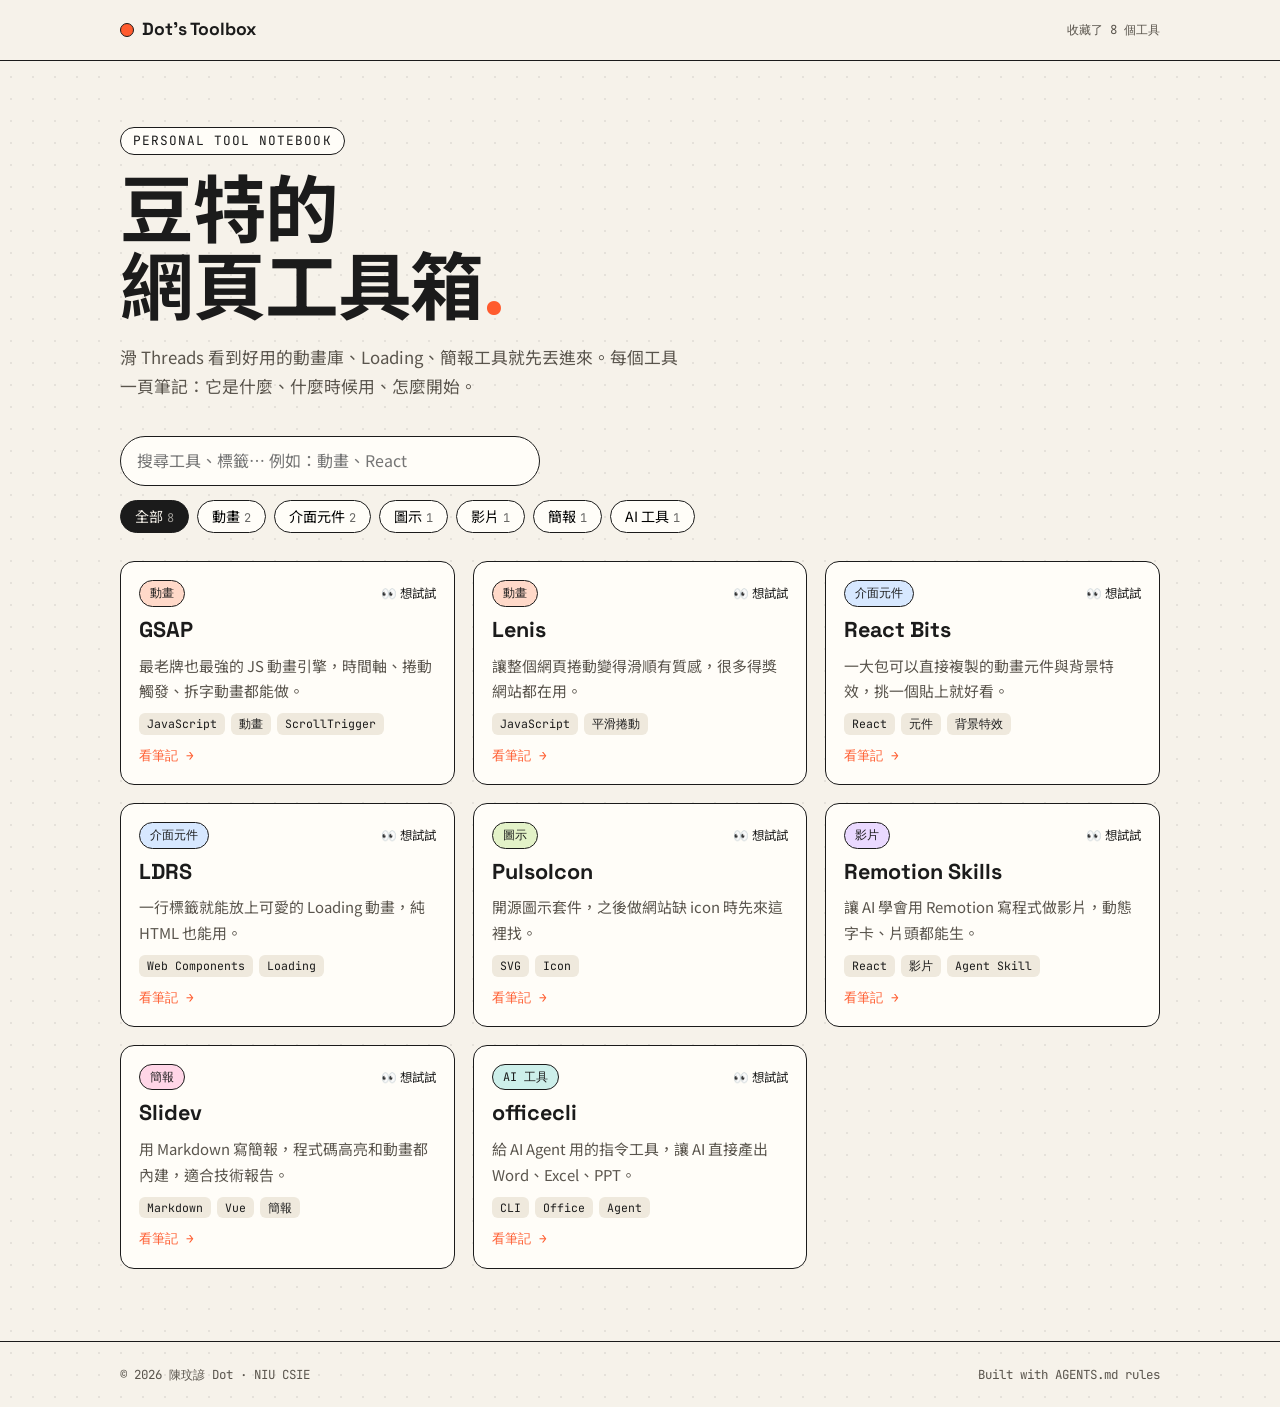
<file: index.html>
<!DOCTYPE html>
<html lang="zh-Hant">
<head>
  <meta charset="UTF-8">
  <meta name="viewport" content="width=device-width, initial-scale=1.0">
  <title>Dot's Toolbox｜豆特的網頁工具箱</title>
  <meta name="description" content="豆特收藏的網頁、動畫、影片與 AI 工具筆記。">
  <link rel="preconnect" href="https://fonts.googleapis.com">
  <link rel="preconnect" href="https://fonts.gstatic.com" crossorigin>
  <link href="https://fonts.googleapis.com/css2?family=JetBrains+Mono:wght@400;600&family=Noto+Sans+TC:wght@400;500;700&family=Space+Grotesk:wght@500;700&display=swap" rel="stylesheet">
  <link rel="stylesheet" href="assets/style.css">
</head>
<body>
  <header class="site-header">
    <div class="wrap">
      <a class="logo" href="./"><span class="logo-dot"></span>Dot's Toolbox</a>
      <span class="header-note">收藏了 <span id="total">0</span> 個工具</span>
    </div>
  </header>

  <main class="wrap">
    <section class="hero">
      <span class="hero-kicker">PERSONAL TOOL NOTEBOOK</span>
      <h1>豆特的<br>網頁工具箱<span class="accent">.</span></h1>
      <p>滑 Threads 看到好用的動畫庫、Loading、簡報工具就先丟進來。每個工具一頁筆記：它是什麼、什麼時候用、怎麼開始。</p>
    </section>

    <section class="toolbar">
      <input id="search" class="search" type="search" placeholder="搜尋工具、標籤⋯ 例如：動畫、React" aria-label="搜尋工具">
      <div id="chips" class="chips"></div>
    </section>

    <section id="grid" class="grid" aria-live="polite"></section>
  </main>

  <footer class="site-footer">
    <div class="wrap">
      <span>© 2026 陳玟諺 Dot · NIU CSIE</span>
      <span>Built with AGENTS.md rules</span>
    </div>
  </footer>

  <script src="assets/main.js"></script>
</body>
</html>
</file>
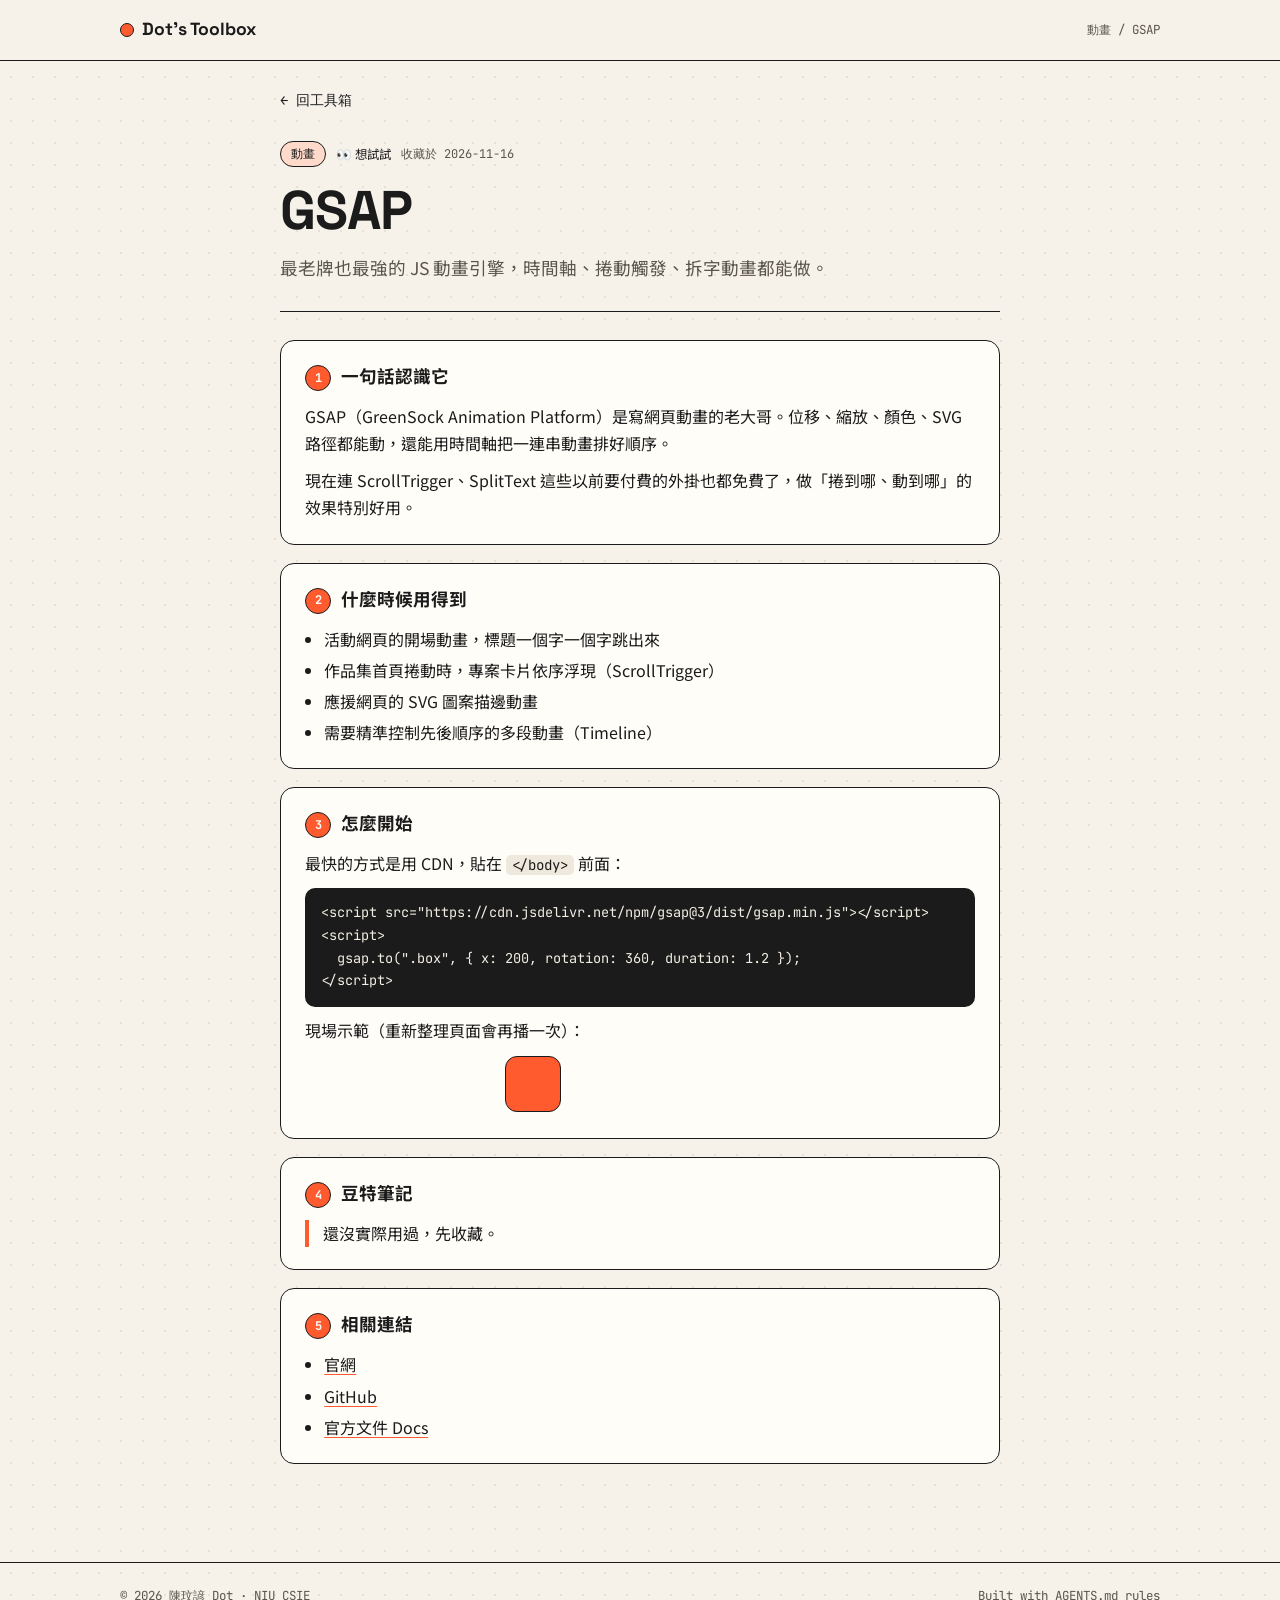
<file: resources/gsap.html>
<!DOCTYPE html>
<html lang="zh-Hant">
<head>
  <meta charset="UTF-8">
  <meta name="viewport" content="width=device-width, initial-scale=1.0">
  <title>GSAP｜Dot's Toolbox</title>
  <meta name="description" content="最老牌也最強的 JS 動畫引擎，時間軸、捲動觸發、拆字動畫都能做。">
  <link rel="preconnect" href="https://fonts.googleapis.com">
  <link rel="preconnect" href="https://fonts.gstatic.com" crossorigin>
  <link href="https://fonts.googleapis.com/css2?family=JetBrains+Mono:wght@400;600&family=Noto+Sans+TC:wght@400;500;700&family=Space+Grotesk:wght@500;700&display=swap" rel="stylesheet">
  <link rel="stylesheet" href="../assets/style.css">
<script src="https://cdn.jsdelivr.net/npm/gsap@3/dist/gsap.min.js" defer></script>
<script>window.addEventListener('load',function(){if(window.gsap){gsap.to('.gsap-box',{x:200,rotation:360,duration:1.2,ease:'back.out(1.7)'});}});</script>
</head>
<body>
  <header class="site-header">
    <div class="wrap">
      <a class="logo" href="../"><span class="logo-dot"></span>Dot's Toolbox</a>
      <span class="header-note">動畫 / GSAP</span>
    </div>
  </header>

  <main class="wrap detail">
    <a class="back" href="../">← 回工具箱</a>

    <section class="detail-head">
      <div class="detail-meta">
        <span class="tag tag--animation">動畫</span>
        <span class="status">👀 想試試</span>
        <span class="added">收藏於 2026-11-16</span>
      </div>
      <h1>GSAP</h1>
      <p class="lead">最老牌也最強的 JS 動畫引擎，時間軸、捲動觸發、拆字動畫都能做。</p>
    </section>

    <section class="block">
      <h2><span class="num">1</span>一句話認識它</h2>
      <p>GSAP（GreenSock Animation Platform）是寫網頁動畫的老大哥。位移、縮放、顏色、SVG 路徑都能動，還能用時間軸把一連串動畫排好順序。</p><p>現在連 ScrollTrigger、SplitText 這些以前要付費的外掛也都免費了，做「捲到哪、動到哪」的效果特別好用。</p>
    </section>

    <section class="block">
      <h2><span class="num">2</span>什麼時候用得到</h2>
      <ul>
        <li>活動網頁的開場動畫，標題一個字一個字跳出來</li>
        <li>作品集首頁捲動時，專案卡片依序浮現（ScrollTrigger）</li>
        <li>應援網頁的 SVG 圖案描邊動畫</li>
        <li>需要精準控制先後順序的多段動畫（Timeline）</li>
      </ul>
    </section>

    <section class="block">
      <h2><span class="num">3</span>怎麼開始</h2>
      <p>最快的方式是用 CDN，貼在 <code>&lt;/body&gt;</code> 前面：</p><pre><code>&lt;script src="https://cdn.jsdelivr.net/npm/gsap@3/dist/gsap.min.js"&gt;&lt;/script&gt;
&lt;script&gt;
  gsap.to(".box", { x: 200, rotation: 360, duration: 1.2 });
&lt;/script&gt;</code></pre><p>現場示範（重新整理頁面會再播一次）：</p><div class="demo"><div class="gsap-box" style="width:56px;height:56px;border:1.5px solid var(--ink);border-radius:12px;background:var(--accent)"></div></div>
    </section>

    <section class="block">
      <h2><span class="num">4</span>豆特筆記</h2>
      <div class="note"><p>還沒實際用過，先收藏。</p></div>
    </section>

    <section class="block">
      <h2><span class="num">5</span>相關連結</h2>
      <ul>
        <li><a href="https://gsap.com/" target="_blank" rel="noopener">官網</a></li>
        <li><a href="https://github.com/greensock/GSAP" target="_blank" rel="noopener">GitHub</a></li>
        <li><a href="https://gsap.com/docs/v3/" target="_blank" rel="noopener">官方文件 Docs</a></li>
      </ul>
    </section>
  </main>

  <footer class="site-footer">
    <div class="wrap">
      <span>© 2026 陳玟諺 Dot · NIU CSIE</span>
      <span>Built with AGENTS.md rules</span>
    </div>
  </footer>
</body>
</html>
</file>
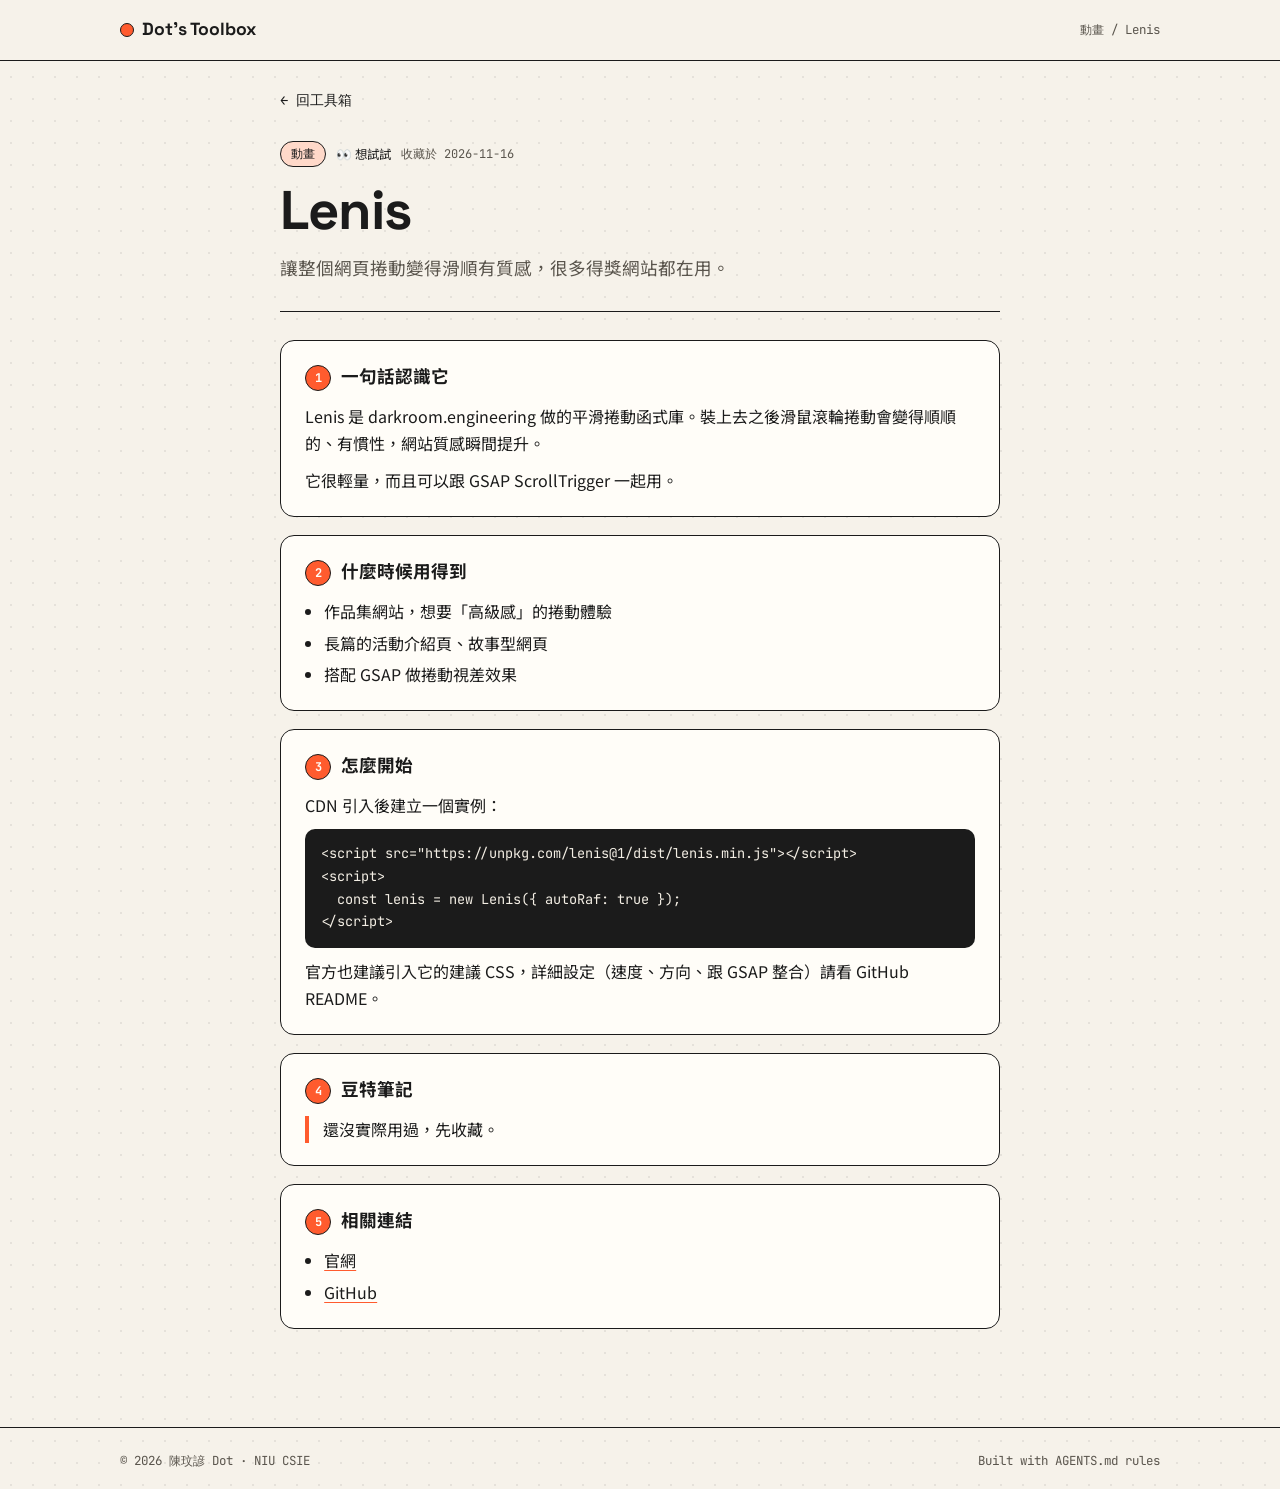
<file: resources/lenis.html>
<!DOCTYPE html>
<html lang="zh-Hant">
<head>
  <meta charset="UTF-8">
  <meta name="viewport" content="width=device-width, initial-scale=1.0">
  <title>Lenis｜Dot's Toolbox</title>
  <meta name="description" content="讓整個網頁捲動變得滑順有質感，很多得獎網站都在用。">
  <link rel="preconnect" href="https://fonts.googleapis.com">
  <link rel="preconnect" href="https://fonts.gstatic.com" crossorigin>
  <link href="https://fonts.googleapis.com/css2?family=JetBrains+Mono:wght@400;600&family=Noto+Sans+TC:wght@400;500;700&family=Space+Grotesk:wght@500;700&display=swap" rel="stylesheet">
  <link rel="stylesheet" href="../assets/style.css">
</head>
<body>
  <header class="site-header">
    <div class="wrap">
      <a class="logo" href="../"><span class="logo-dot"></span>Dot's Toolbox</a>
      <span class="header-note">動畫 / Lenis</span>
    </div>
  </header>

  <main class="wrap detail">
    <a class="back" href="../">← 回工具箱</a>

    <section class="detail-head">
      <div class="detail-meta">
        <span class="tag tag--animation">動畫</span>
        <span class="status">👀 想試試</span>
        <span class="added">收藏於 2026-11-16</span>
      </div>
      <h1>Lenis</h1>
      <p class="lead">讓整個網頁捲動變得滑順有質感，很多得獎網站都在用。</p>
    </section>

    <section class="block">
      <h2><span class="num">1</span>一句話認識它</h2>
      <p>Lenis 是 darkroom.engineering 做的平滑捲動函式庫。裝上去之後滑鼠滾輪捲動會變得順順的、有慣性，網站質感瞬間提升。</p><p>它很輕量，而且可以跟 GSAP ScrollTrigger 一起用。</p>
    </section>

    <section class="block">
      <h2><span class="num">2</span>什麼時候用得到</h2>
      <ul>
        <li>作品集網站，想要「高級感」的捲動體驗</li>
        <li>長篇的活動介紹頁、故事型網頁</li>
        <li>搭配 GSAP 做捲動視差效果</li>
      </ul>
    </section>

    <section class="block">
      <h2><span class="num">3</span>怎麼開始</h2>
      <p>CDN 引入後建立一個實例：</p><pre><code>&lt;script src="https://unpkg.com/lenis@1/dist/lenis.min.js"&gt;&lt;/script&gt;
&lt;script&gt;
  const lenis = new Lenis({ autoRaf: true });
&lt;/script&gt;</code></pre><p>官方也建議引入它的建議 CSS，詳細設定（速度、方向、跟 GSAP 整合）請看 GitHub README。</p>
    </section>

    <section class="block">
      <h2><span class="num">4</span>豆特筆記</h2>
      <div class="note"><p>還沒實際用過，先收藏。</p></div>
    </section>

    <section class="block">
      <h2><span class="num">5</span>相關連結</h2>
      <ul>
        <li><a href="https://lenis.darkroom.engineering/" target="_blank" rel="noopener">官網</a></li>
        <li><a href="https://github.com/darkroomengineering/lenis" target="_blank" rel="noopener">GitHub</a></li>
      </ul>
    </section>
  </main>

  <footer class="site-footer">
    <div class="wrap">
      <span>© 2026 陳玟諺 Dot · NIU CSIE</span>
      <span>Built with AGENTS.md rules</span>
    </div>
  </footer>
</body>
</html>
</file>
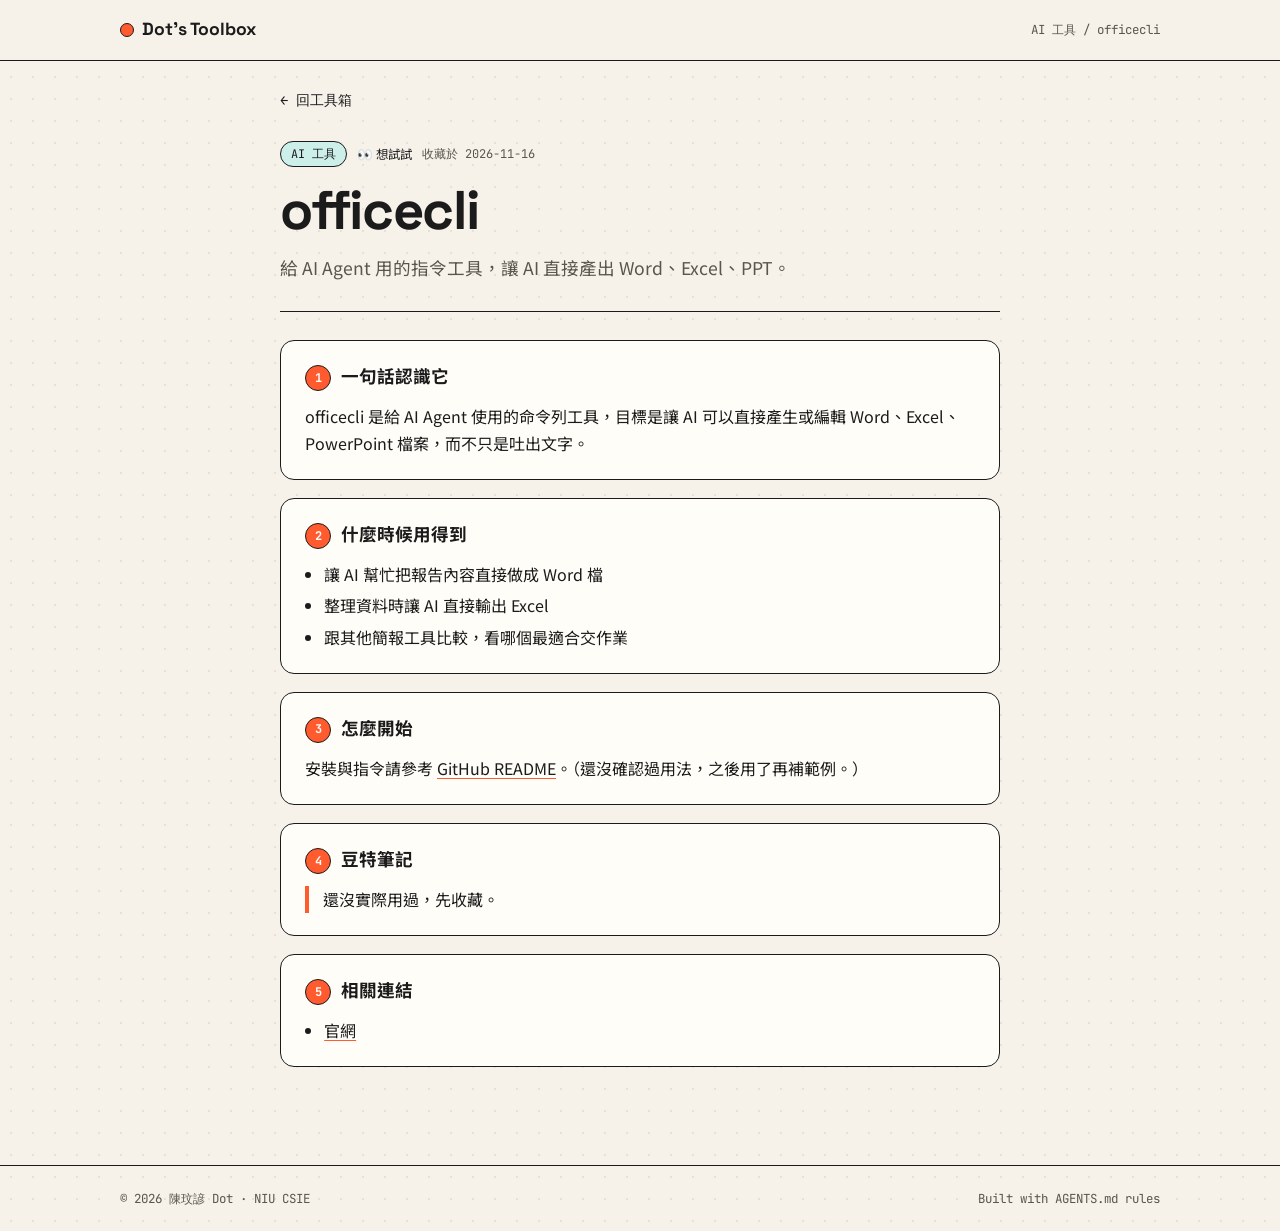
<file: resources/officecli.html>
<!DOCTYPE html>
<html lang="zh-Hant">
<head>
  <meta charset="UTF-8">
  <meta name="viewport" content="width=device-width, initial-scale=1.0">
  <title>officecli｜Dot's Toolbox</title>
  <meta name="description" content="給 AI Agent 用的指令工具，讓 AI 直接產出 Word、Excel、PPT。">
  <link rel="preconnect" href="https://fonts.googleapis.com">
  <link rel="preconnect" href="https://fonts.gstatic.com" crossorigin>
  <link href="https://fonts.googleapis.com/css2?family=JetBrains+Mono:wght@400;600&family=Noto+Sans+TC:wght@400;500;700&family=Space+Grotesk:wght@500;700&display=swap" rel="stylesheet">
  <link rel="stylesheet" href="../assets/style.css">
</head>
<body>
  <header class="site-header">
    <div class="wrap">
      <a class="logo" href="../"><span class="logo-dot"></span>Dot's Toolbox</a>
      <span class="header-note">AI 工具 / officecli</span>
    </div>
  </header>

  <main class="wrap detail">
    <a class="back" href="../">← 回工具箱</a>

    <section class="detail-head">
      <div class="detail-meta">
        <span class="tag tag--ai-tool">AI 工具</span>
        <span class="status">👀 想試試</span>
        <span class="added">收藏於 2026-11-16</span>
      </div>
      <h1>officecli</h1>
      <p class="lead">給 AI Agent 用的指令工具，讓 AI 直接產出 Word、Excel、PPT。</p>
    </section>

    <section class="block">
      <h2><span class="num">1</span>一句話認識它</h2>
      <p>officecli 是給 AI Agent 使用的命令列工具，目標是讓 AI 可以直接產生或編輯 Word、Excel、PowerPoint 檔案，而不只是吐出文字。</p>
    </section>

    <section class="block">
      <h2><span class="num">2</span>什麼時候用得到</h2>
      <ul>
        <li>讓 AI 幫忙把報告內容直接做成 Word 檔</li>
        <li>整理資料時讓 AI 直接輸出 Excel</li>
        <li>跟其他簡報工具比較，看哪個最適合交作業</li>
      </ul>
    </section>

    <section class="block">
      <h2><span class="num">3</span>怎麼開始</h2>
      <p>安裝與指令請參考 <a href="https://github.com/iofficeai/officecli" target="_blank" rel="noopener">GitHub README</a>。（還沒確認過用法，之後用了再補範例。）</p>
    </section>

    <section class="block">
      <h2><span class="num">4</span>豆特筆記</h2>
      <div class="note"><p>還沒實際用過，先收藏。</p></div>
    </section>

    <section class="block">
      <h2><span class="num">5</span>相關連結</h2>
      <ul>
        <li><a href="https://github.com/iofficeai/officecli" target="_blank" rel="noopener">官網</a></li>
      </ul>
    </section>
  </main>

  <footer class="site-footer">
    <div class="wrap">
      <span>© 2026 陳玟諺 Dot · NIU CSIE</span>
      <span>Built with AGENTS.md rules</span>
    </div>
  </footer>
</body>
</html>
</file>
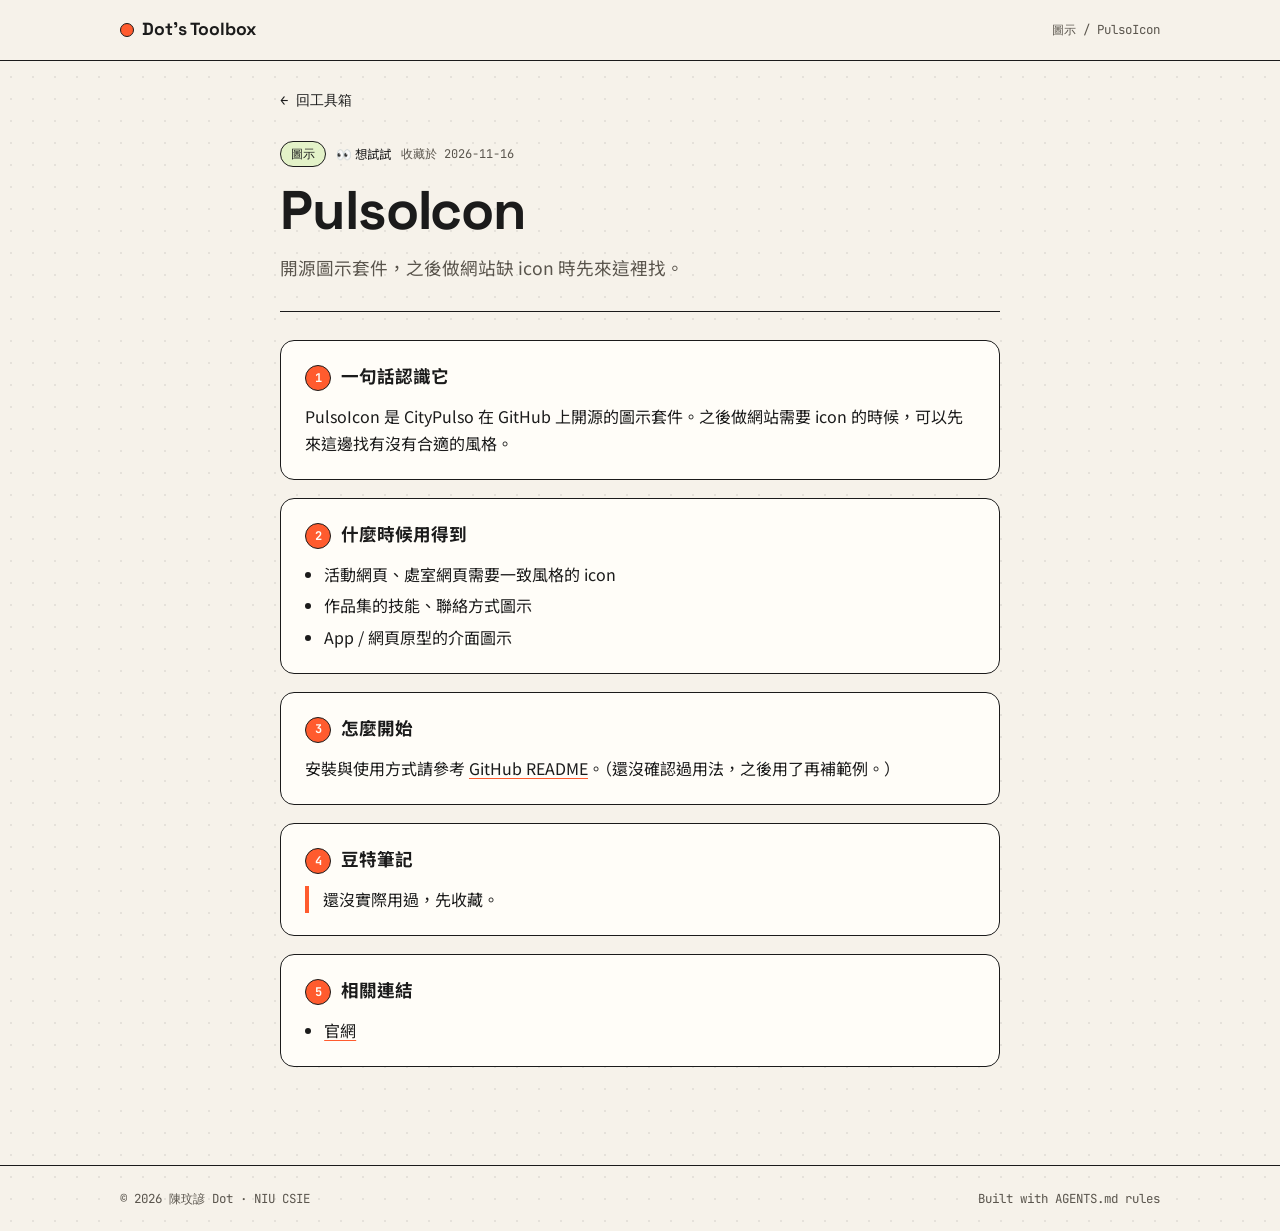
<file: resources/pulsoicon.html>
<!DOCTYPE html>
<html lang="zh-Hant">
<head>
  <meta charset="UTF-8">
  <meta name="viewport" content="width=device-width, initial-scale=1.0">
  <title>PulsoIcon｜Dot's Toolbox</title>
  <meta name="description" content="開源圖示套件，之後做網站缺 icon 時先來這裡找。">
  <link rel="preconnect" href="https://fonts.googleapis.com">
  <link rel="preconnect" href="https://fonts.gstatic.com" crossorigin>
  <link href="https://fonts.googleapis.com/css2?family=JetBrains+Mono:wght@400;600&family=Noto+Sans+TC:wght@400;500;700&family=Space+Grotesk:wght@500;700&display=swap" rel="stylesheet">
  <link rel="stylesheet" href="../assets/style.css">
</head>
<body>
  <header class="site-header">
    <div class="wrap">
      <a class="logo" href="../"><span class="logo-dot"></span>Dot's Toolbox</a>
      <span class="header-note">圖示 / PulsoIcon</span>
    </div>
  </header>

  <main class="wrap detail">
    <a class="back" href="../">← 回工具箱</a>

    <section class="detail-head">
      <div class="detail-meta">
        <span class="tag tag--icon">圖示</span>
        <span class="status">👀 想試試</span>
        <span class="added">收藏於 2026-11-16</span>
      </div>
      <h1>PulsoIcon</h1>
      <p class="lead">開源圖示套件，之後做網站缺 icon 時先來這裡找。</p>
    </section>

    <section class="block">
      <h2><span class="num">1</span>一句話認識它</h2>
      <p>PulsoIcon 是 CityPulso 在 GitHub 上開源的圖示套件。之後做網站需要 icon 的時候，可以先來這邊找有沒有合適的風格。</p>
    </section>

    <section class="block">
      <h2><span class="num">2</span>什麼時候用得到</h2>
      <ul>
        <li>活動網頁、處室網頁需要一致風格的 icon</li>
        <li>作品集的技能、聯絡方式圖示</li>
        <li>App / 網頁原型的介面圖示</li>
      </ul>
    </section>

    <section class="block">
      <h2><span class="num">3</span>怎麼開始</h2>
      <p>安裝與使用方式請參考 <a href="https://github.com/CityPulso/PulsoIcon" target="_blank" rel="noopener">GitHub README</a>。（還沒確認過用法，之後用了再補範例。）</p>
    </section>

    <section class="block">
      <h2><span class="num">4</span>豆特筆記</h2>
      <div class="note"><p>還沒實際用過，先收藏。</p></div>
    </section>

    <section class="block">
      <h2><span class="num">5</span>相關連結</h2>
      <ul>
        <li><a href="https://github.com/CityPulso/PulsoIcon" target="_blank" rel="noopener">官網</a></li>
      </ul>
    </section>
  </main>

  <footer class="site-footer">
    <div class="wrap">
      <span>© 2026 陳玟諺 Dot · NIU CSIE</span>
      <span>Built with AGENTS.md rules</span>
    </div>
  </footer>
</body>
</html>
</file>
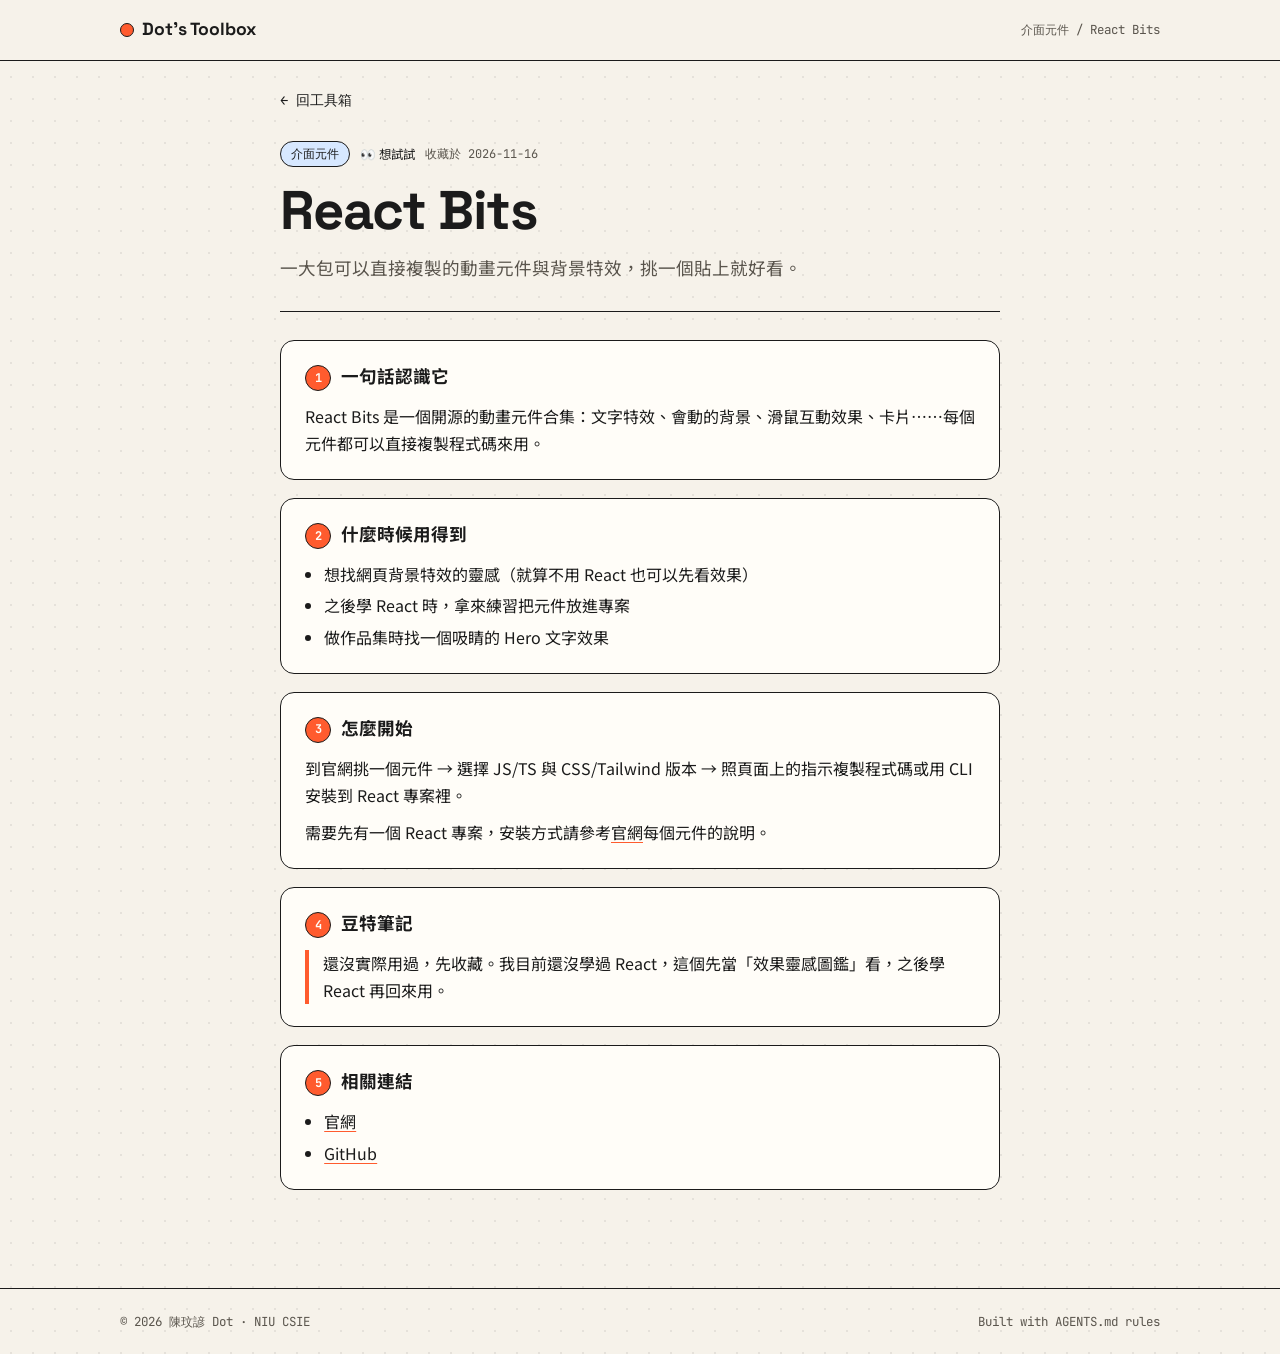
<file: resources/react-bits.html>
<!DOCTYPE html>
<html lang="zh-Hant">
<head>
  <meta charset="UTF-8">
  <meta name="viewport" content="width=device-width, initial-scale=1.0">
  <title>React Bits｜Dot's Toolbox</title>
  <meta name="description" content="一大包可以直接複製的動畫元件與背景特效，挑一個貼上就好看。">
  <link rel="preconnect" href="https://fonts.googleapis.com">
  <link rel="preconnect" href="https://fonts.gstatic.com" crossorigin>
  <link href="https://fonts.googleapis.com/css2?family=JetBrains+Mono:wght@400;600&family=Noto+Sans+TC:wght@400;500;700&family=Space+Grotesk:wght@500;700&display=swap" rel="stylesheet">
  <link rel="stylesheet" href="../assets/style.css">
</head>
<body>
  <header class="site-header">
    <div class="wrap">
      <a class="logo" href="../"><span class="logo-dot"></span>Dot's Toolbox</a>
      <span class="header-note">介面元件 / React Bits</span>
    </div>
  </header>

  <main class="wrap detail">
    <a class="back" href="../">← 回工具箱</a>

    <section class="detail-head">
      <div class="detail-meta">
        <span class="tag tag--ui">介面元件</span>
        <span class="status">👀 想試試</span>
        <span class="added">收藏於 2026-11-16</span>
      </div>
      <h1>React Bits</h1>
      <p class="lead">一大包可以直接複製的動畫元件與背景特效，挑一個貼上就好看。</p>
    </section>

    <section class="block">
      <h2><span class="num">1</span>一句話認識它</h2>
      <p>React Bits 是一個開源的動畫元件合集：文字特效、會動的背景、滑鼠互動效果、卡片⋯⋯每個元件都可以直接複製程式碼來用。</p>
    </section>

    <section class="block">
      <h2><span class="num">2</span>什麼時候用得到</h2>
      <ul>
        <li>想找網頁背景特效的靈感（就算不用 React 也可以先看效果）</li>
        <li>之後學 React 時，拿來練習把元件放進專案</li>
        <li>做作品集時找一個吸睛的 Hero 文字效果</li>
      </ul>
    </section>

    <section class="block">
      <h2><span class="num">3</span>怎麼開始</h2>
      <p>到官網挑一個元件 → 選擇 JS/TS 與 CSS/Tailwind 版本 → 照頁面上的指示複製程式碼或用 CLI 安裝到 React 專案裡。</p><p>需要先有一個 React 專案，安裝方式請參考<a href="https://reactbits.dev/" target="_blank" rel="noopener">官網</a>每個元件的說明。</p>
    </section>

    <section class="block">
      <h2><span class="num">4</span>豆特筆記</h2>
      <div class="note"><p>還沒實際用過，先收藏。我目前還沒學過 React，這個先當「效果靈感圖鑑」看，之後學 React 再回來用。</p></div>
    </section>

    <section class="block">
      <h2><span class="num">5</span>相關連結</h2>
      <ul>
        <li><a href="https://reactbits.dev/" target="_blank" rel="noopener">官網</a></li>
        <li><a href="https://github.com/DavidHDev/react-bits" target="_blank" rel="noopener">GitHub</a></li>
      </ul>
    </section>
  </main>

  <footer class="site-footer">
    <div class="wrap">
      <span>© 2026 陳玟諺 Dot · NIU CSIE</span>
      <span>Built with AGENTS.md rules</span>
    </div>
  </footer>
</body>
</html>
</file>
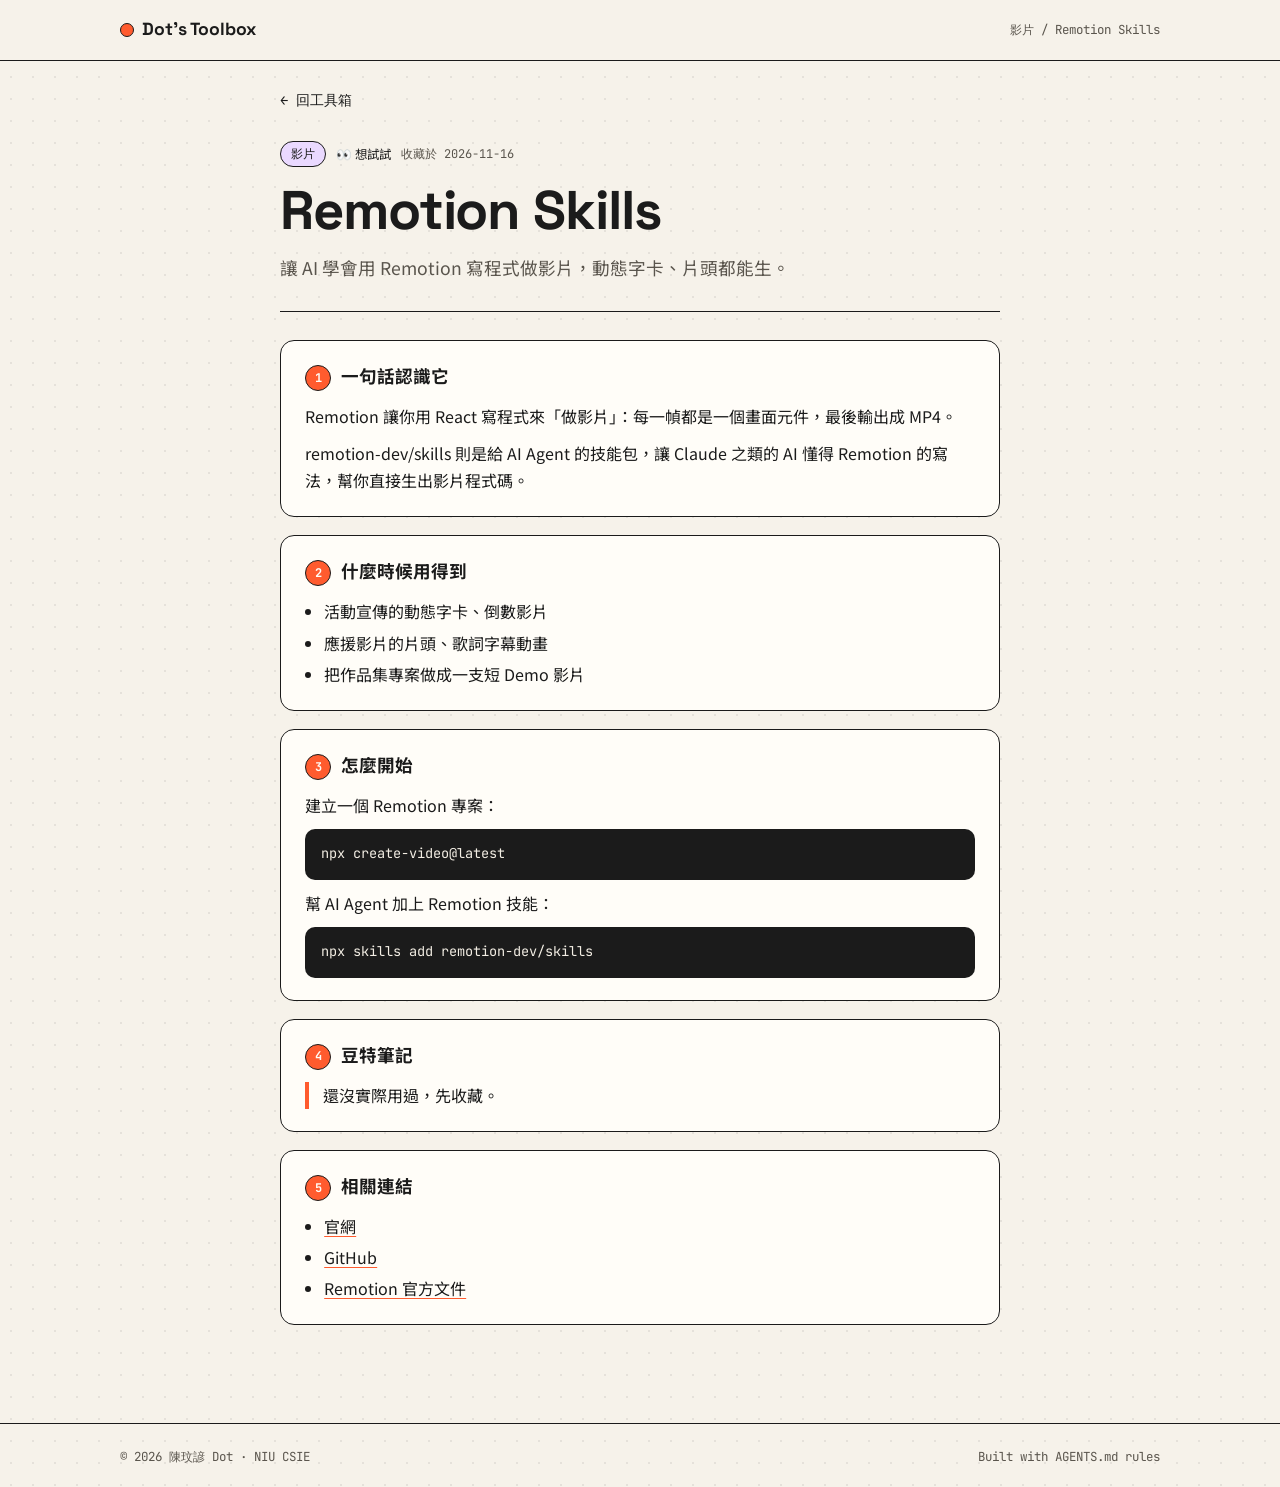
<file: resources/remotion-skills.html>
<!DOCTYPE html>
<html lang="zh-Hant">
<head>
  <meta charset="UTF-8">
  <meta name="viewport" content="width=device-width, initial-scale=1.0">
  <title>Remotion Skills｜Dot's Toolbox</title>
  <meta name="description" content="讓 AI 學會用 Remotion 寫程式做影片，動態字卡、片頭都能生。">
  <link rel="preconnect" href="https://fonts.googleapis.com">
  <link rel="preconnect" href="https://fonts.gstatic.com" crossorigin>
  <link href="https://fonts.googleapis.com/css2?family=JetBrains+Mono:wght@400;600&family=Noto+Sans+TC:wght@400;500;700&family=Space+Grotesk:wght@500;700&display=swap" rel="stylesheet">
  <link rel="stylesheet" href="../assets/style.css">
</head>
<body>
  <header class="site-header">
    <div class="wrap">
      <a class="logo" href="../"><span class="logo-dot"></span>Dot's Toolbox</a>
      <span class="header-note">影片 / Remotion Skills</span>
    </div>
  </header>

  <main class="wrap detail">
    <a class="back" href="../">← 回工具箱</a>

    <section class="detail-head">
      <div class="detail-meta">
        <span class="tag tag--video">影片</span>
        <span class="status">👀 想試試</span>
        <span class="added">收藏於 2026-11-16</span>
      </div>
      <h1>Remotion Skills</h1>
      <p class="lead">讓 AI 學會用 Remotion 寫程式做影片，動態字卡、片頭都能生。</p>
    </section>

    <section class="block">
      <h2><span class="num">1</span>一句話認識它</h2>
      <p>Remotion 讓你用 React 寫程式來「做影片」：每一幀都是一個畫面元件，最後輸出成 MP4。</p><p>remotion-dev/skills 則是給 AI Agent 的技能包，讓 Claude 之類的 AI 懂得 Remotion 的寫法，幫你直接生出影片程式碼。</p>
    </section>

    <section class="block">
      <h2><span class="num">2</span>什麼時候用得到</h2>
      <ul>
        <li>活動宣傳的動態字卡、倒數影片</li>
        <li>應援影片的片頭、歌詞字幕動畫</li>
        <li>把作品集專案做成一支短 Demo 影片</li>
      </ul>
    </section>

    <section class="block">
      <h2><span class="num">3</span>怎麼開始</h2>
      <p>建立一個 Remotion 專案：</p><pre><code>npx create-video@latest</code></pre><p>幫 AI Agent 加上 Remotion 技能：</p><pre><code>npx skills add remotion-dev/skills</code></pre>
    </section>

    <section class="block">
      <h2><span class="num">4</span>豆特筆記</h2>
      <div class="note"><p>還沒實際用過，先收藏。</p></div>
    </section>

    <section class="block">
      <h2><span class="num">5</span>相關連結</h2>
      <ul>
        <li><a href="https://www.remotion.dev/" target="_blank" rel="noopener">官網</a></li>
        <li><a href="https://github.com/remotion-dev/skills" target="_blank" rel="noopener">GitHub</a></li>
        <li><a href="https://www.remotion.dev/docs/" target="_blank" rel="noopener">Remotion 官方文件</a></li>
      </ul>
    </section>
  </main>

  <footer class="site-footer">
    <div class="wrap">
      <span>© 2026 陳玟諺 Dot · NIU CSIE</span>
      <span>Built with AGENTS.md rules</span>
    </div>
  </footer>
</body>
</html>
</file>
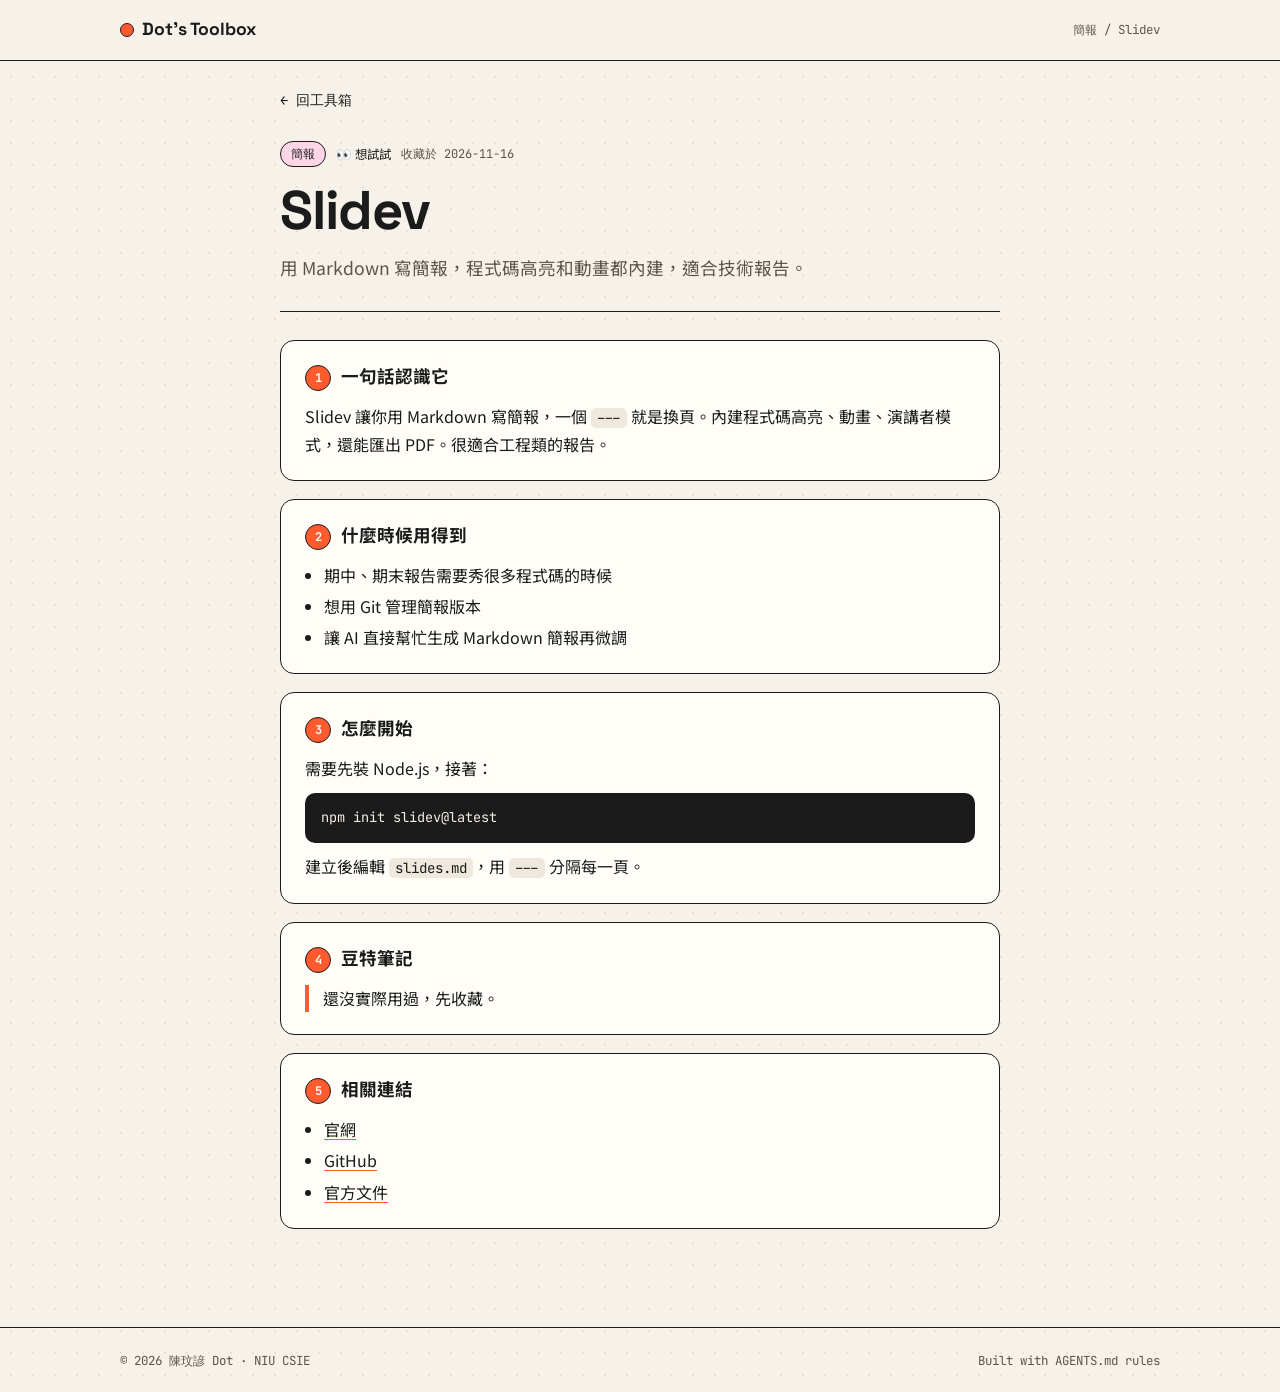
<file: resources/slidev.html>
<!DOCTYPE html>
<html lang="zh-Hant">
<head>
  <meta charset="UTF-8">
  <meta name="viewport" content="width=device-width, initial-scale=1.0">
  <title>Slidev｜Dot's Toolbox</title>
  <meta name="description" content="用 Markdown 寫簡報，程式碼高亮和動畫都內建，適合技術報告。">
  <link rel="preconnect" href="https://fonts.googleapis.com">
  <link rel="preconnect" href="https://fonts.gstatic.com" crossorigin>
  <link href="https://fonts.googleapis.com/css2?family=JetBrains+Mono:wght@400;600&family=Noto+Sans+TC:wght@400;500;700&family=Space+Grotesk:wght@500;700&display=swap" rel="stylesheet">
  <link rel="stylesheet" href="../assets/style.css">
</head>
<body>
  <header class="site-header">
    <div class="wrap">
      <a class="logo" href="../"><span class="logo-dot"></span>Dot's Toolbox</a>
      <span class="header-note">簡報 / Slidev</span>
    </div>
  </header>

  <main class="wrap detail">
    <a class="back" href="../">← 回工具箱</a>

    <section class="detail-head">
      <div class="detail-meta">
        <span class="tag tag--slides">簡報</span>
        <span class="status">👀 想試試</span>
        <span class="added">收藏於 2026-11-16</span>
      </div>
      <h1>Slidev</h1>
      <p class="lead">用 Markdown 寫簡報，程式碼高亮和動畫都內建，適合技術報告。</p>
    </section>

    <section class="block">
      <h2><span class="num">1</span>一句話認識它</h2>
      <p>Slidev 讓你用 Markdown 寫簡報，一個 <code>---</code> 就是換頁。內建程式碼高亮、動畫、演講者模式，還能匯出 PDF。很適合工程類的報告。</p>
    </section>

    <section class="block">
      <h2><span class="num">2</span>什麼時候用得到</h2>
      <ul>
        <li>期中、期末報告需要秀很多程式碼的時候</li>
        <li>想用 Git 管理簡報版本</li>
        <li>讓 AI 直接幫忙生成 Markdown 簡報再微調</li>
      </ul>
    </section>

    <section class="block">
      <h2><span class="num">3</span>怎麼開始</h2>
      <p>需要先裝 Node.js，接著：</p><pre><code>npm init slidev@latest</code></pre><p>建立後編輯 <code>slides.md</code>，用 <code>---</code> 分隔每一頁。</p>
    </section>

    <section class="block">
      <h2><span class="num">4</span>豆特筆記</h2>
      <div class="note"><p>還沒實際用過，先收藏。</p></div>
    </section>

    <section class="block">
      <h2><span class="num">5</span>相關連結</h2>
      <ul>
        <li><a href="https://sli.dev/" target="_blank" rel="noopener">官網</a></li>
        <li><a href="https://github.com/slidevjs/slidev" target="_blank" rel="noopener">GitHub</a></li>
        <li><a href="https://sli.dev/guide/" target="_blank" rel="noopener">官方文件</a></li>
      </ul>
    </section>
  </main>

  <footer class="site-footer">
    <div class="wrap">
      <span>© 2026 陳玟諺 Dot · NIU CSIE</span>
      <span>Built with AGENTS.md rules</span>
    </div>
  </footer>
</body>
</html>
</file>
<file: assets/style.css>
/* ==========================================================
   Dot's Toolbox — 全站唯一樣式檔
   規則：顏色一律使用 :root 變數（見 AGENTS.md 第 8 節）
   ========================================================== */

:root {
  --paper: #F6F2EA;
  --paper-2: #EFE9DD;
  --ink: #1B1B1B;
  --ink-soft: #5A554D;
  --accent: #FF5B2E;
  --white: #FFFDF8;

  /* 分類顏色（新增分類時要在這裡補） */
  --c-animation: #FFD9C9;
  --c-ui: #D7E8FF;
  --c-icon: #E3F2C8;
  --c-inspiration: #FFF0B3;
  --c-video: #EAD9FF;
  --c-slides: #FFD6E7;
  --c-ai-tool: #CDEFEA;

  --radius: 14px;
  --line: 1.5px solid var(--ink);
  --font-head: "Space Grotesk", "Noto Sans TC", sans-serif;
  --font-body: "Noto Sans TC", "Space Grotesk", sans-serif;
  --font-mono: "JetBrains Mono", ui-monospace, monospace;
}

* { box-sizing: border-box; margin: 0; padding: 0; }

body {
  background: var(--paper);
  color: var(--ink);
  font-family: var(--font-body);
  line-height: 1.7;
  -webkit-font-smoothing: antialiased;
  background-image: radial-gradient(rgba(27,27,27,.08) 1px, transparent 1px);
  background-size: 22px 22px;
}

a { color: inherit; }
.wrap { max-width: 1080px; margin: 0 auto; padding: 0 20px; }

/* ---------- 頁首 ---------- */
.site-header {
  border-bottom: var(--line);
  background: var(--paper);
  position: sticky; top: 0; z-index: 10;
}
.site-header .wrap {
  display: flex; align-items: center; justify-content: space-between;
  height: 60px;
}
.logo {
  font-family: var(--font-head); font-weight: 700; font-size: 1.1rem;
  text-decoration: none; display: flex; align-items: center; gap: 8px;
}
.logo-dot {
  width: 14px; height: 14px; border-radius: 50%;
  background: var(--accent); border: var(--line);
}
.header-note { font-family: var(--font-mono); font-size: .78rem; color: var(--ink-soft); }

/* ---------- 首頁 Hero ---------- */
.hero { padding: 64px 0 36px; }
.hero-kicker {
  font-family: var(--font-mono); font-size: .8rem; letter-spacing: .08em;
  display: inline-block; border: var(--line); border-radius: 999px;
  padding: 2px 12px; background: var(--white); margin-bottom: 18px;
}
.hero h1 {
  font-family: var(--font-head); font-weight: 700;
  font-size: clamp(2.4rem, 7vw, 4.6rem); line-height: 1.05; letter-spacing: -.02em;
}
.hero h1 .accent { color: var(--accent); }
.hero p { margin-top: 16px; max-width: 560px; color: var(--ink-soft); font-size: 1.05rem; }

/* ---------- 工具列：搜尋＋分類 ---------- */
.toolbar { display: flex; flex-direction: column; gap: 14px; margin-bottom: 28px; }
.search {
  width: 100%; max-width: 420px; font: inherit; font-size: 1rem;
  padding: 10px 16px; border: var(--line); border-radius: 999px; background: var(--white);
  outline: none;
}
.search:focus { box-shadow: 3px 3px 0 var(--ink); }
.chips { display: flex; flex-wrap: wrap; gap: 8px; }
.chip {
  font: inherit; font-size: .88rem; cursor: pointer;
  padding: 4px 14px; border: var(--line); border-radius: 999px; background: var(--white);
  transition: transform .15s, box-shadow .15s;
}
.chip:hover { transform: translate(-1px, -1px); box-shadow: 2px 2px 0 var(--ink); }
.chip.is-active { background: var(--ink); color: var(--paper); }
.chip .count { font-family: var(--font-mono); font-size: .75rem; opacity: .6; margin-left: 4px; }

/* ---------- 卡片牆 ---------- */
.grid {
  display: grid; gap: 18px;
  grid-template-columns: repeat(auto-fill, minmax(250px, 1fr));
  padding-bottom: 72px;
}
.card {
  display: flex; flex-direction: column; gap: 10px;
  background: var(--white); border: var(--line); border-radius: var(--radius);
  padding: 18px; text-decoration: none;
  transition: transform .18s ease, box-shadow .18s ease;
}
.card:hover { transform: translate(-2px, -2px); box-shadow: 5px 5px 0 var(--ink); }
.card-top { display: flex; justify-content: space-between; align-items: center; gap: 8px; }
.card h2 { font-family: var(--font-head); font-size: 1.35rem; line-height: 1.2; }
.card p { font-size: .93rem; color: var(--ink-soft); flex: 1; }
.card-tags { display: flex; flex-wrap: wrap; gap: 6px; }
.card-tags span {
  font-family: var(--font-mono); font-size: .72rem;
  padding: 1px 8px; border-radius: 6px; background: var(--paper-2);
}
.card-more { font-family: var(--font-mono); font-size: .8rem; color: var(--accent); }
.empty { grid-column: 1 / -1; text-align: center; padding: 48px 0; color: var(--ink-soft); }

/* ---------- 分類標籤 & 狀態 ---------- */
.tag {
  font-family: var(--font-mono); font-size: .74rem;
  padding: 2px 10px; border: var(--line); border-radius: 999px; white-space: nowrap;
}
.tag--animation   { background: var(--c-animation); }
.tag--ui          { background: var(--c-ui); }
.tag--icon        { background: var(--c-icon); }
.tag--inspiration { background: var(--c-inspiration); }
.tag--video       { background: var(--c-video); }
.tag--slides      { background: var(--c-slides); }
.tag--ai-tool     { background: var(--c-ai-tool); }

.status { font-size: .78rem; white-space: nowrap; }

/* ---------- 詳細頁 ---------- */
.back {
  display: inline-block; margin: 28px 0 8px;
  font-family: var(--font-mono); font-size: .85rem; text-decoration: none;
  border-bottom: 1.5px solid transparent;
}
.back:hover { border-bottom-color: var(--accent); color: var(--accent); }

.detail { max-width: 760px; padding-bottom: 80px; }
.detail-head { padding: 20px 0 28px; border-bottom: var(--line); margin-bottom: 28px; }
.detail-meta { display: flex; flex-wrap: wrap; gap: 10px; align-items: center; margin-bottom: 14px; }
.detail-head h1 {
  font-family: var(--font-head); font-size: clamp(2.2rem, 6vw, 3.4rem);
  line-height: 1.1; letter-spacing: -.02em;
}
.detail-head .lead { margin-top: 12px; font-size: 1.1rem; color: var(--ink-soft); }
.added { font-family: var(--font-mono); font-size: .75rem; color: var(--ink-soft); }

.block {
  background: var(--white); border: var(--line); border-radius: var(--radius);
  padding: 22px 24px; margin-bottom: 18px;
}
.block h2 {
  font-family: var(--font-head); font-size: 1.1rem; margin-bottom: 10px;
  display: flex; align-items: center; gap: 10px;
}
.block h2 .num {
  font-family: var(--font-mono); font-size: .75rem;
  width: 26px; height: 26px; display: inline-grid; place-items: center;
  border: var(--line); border-radius: 50%; background: var(--accent); color: var(--white);
}
.block ul { padding-left: 1.2em; }
.block li + li { margin-top: 4px; }
.block p + p, .block p + pre, .block pre + p { margin-top: 10px; }
.block a { text-decoration-color: var(--accent); text-underline-offset: 3px; }

pre {
  background: var(--ink); color: #F3EEE4; border-radius: 10px;
  padding: 14px 16px; overflow-x: auto; font-size: .85rem; line-height: 1.6;
}
code { font-family: var(--font-mono); }
:not(pre) > code {
  background: var(--paper-2); padding: 1px 6px; border-radius: 5px; font-size: .88em;
}
.note { border-left: 4px solid var(--accent); padding-left: 14px; }
.demo { display: flex; gap: 28px; align-items: center; flex-wrap: wrap; padding: 12px 0 4px; }

/* ---------- 頁尾 ---------- */
.site-footer {
  border-top: var(--line); padding: 22px 0;
  font-family: var(--font-mono); font-size: .78rem; color: var(--ink-soft);
}
.site-footer .wrap { display: flex; justify-content: space-between; flex-wrap: wrap; gap: 8px; }

@media (max-width: 560px) {
  .hero { padding: 40px 0 24px; }
  .header-note { display: none; }
  .block { padding: 18px; }
}
</file>
